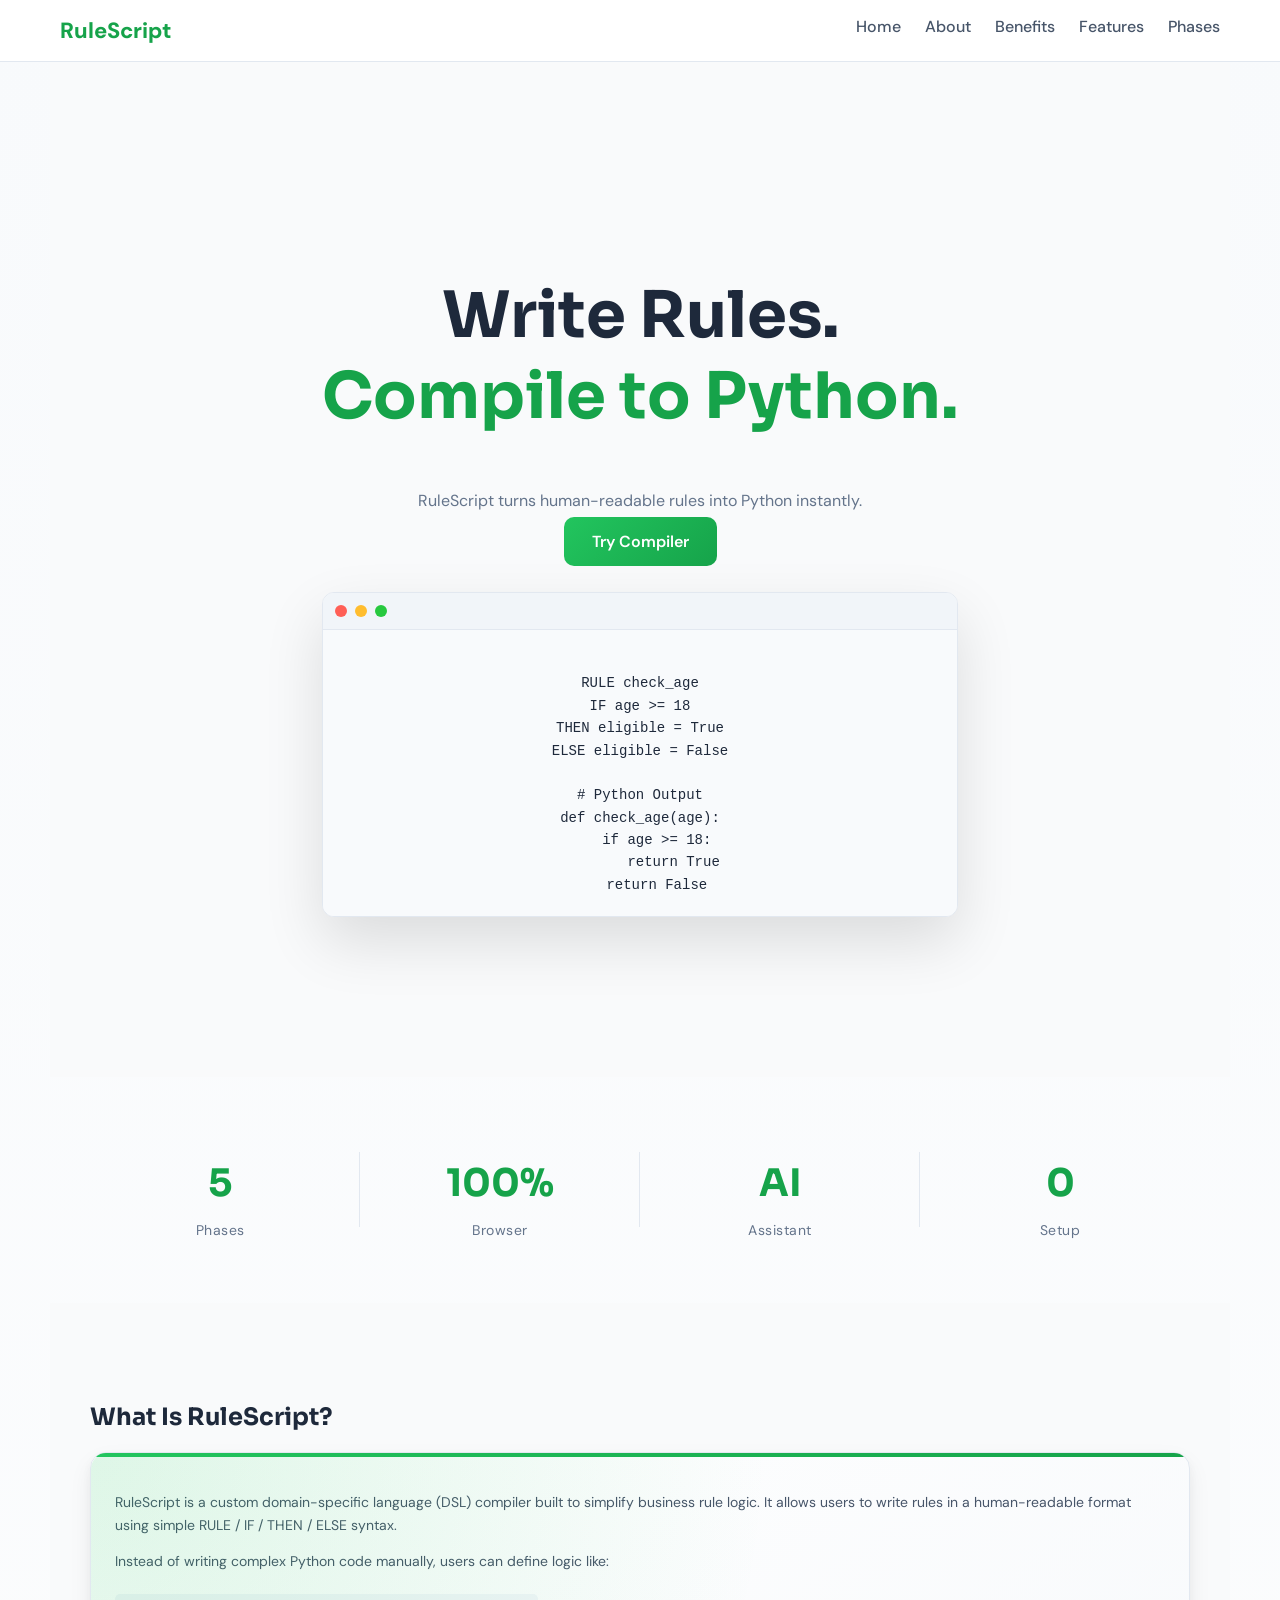
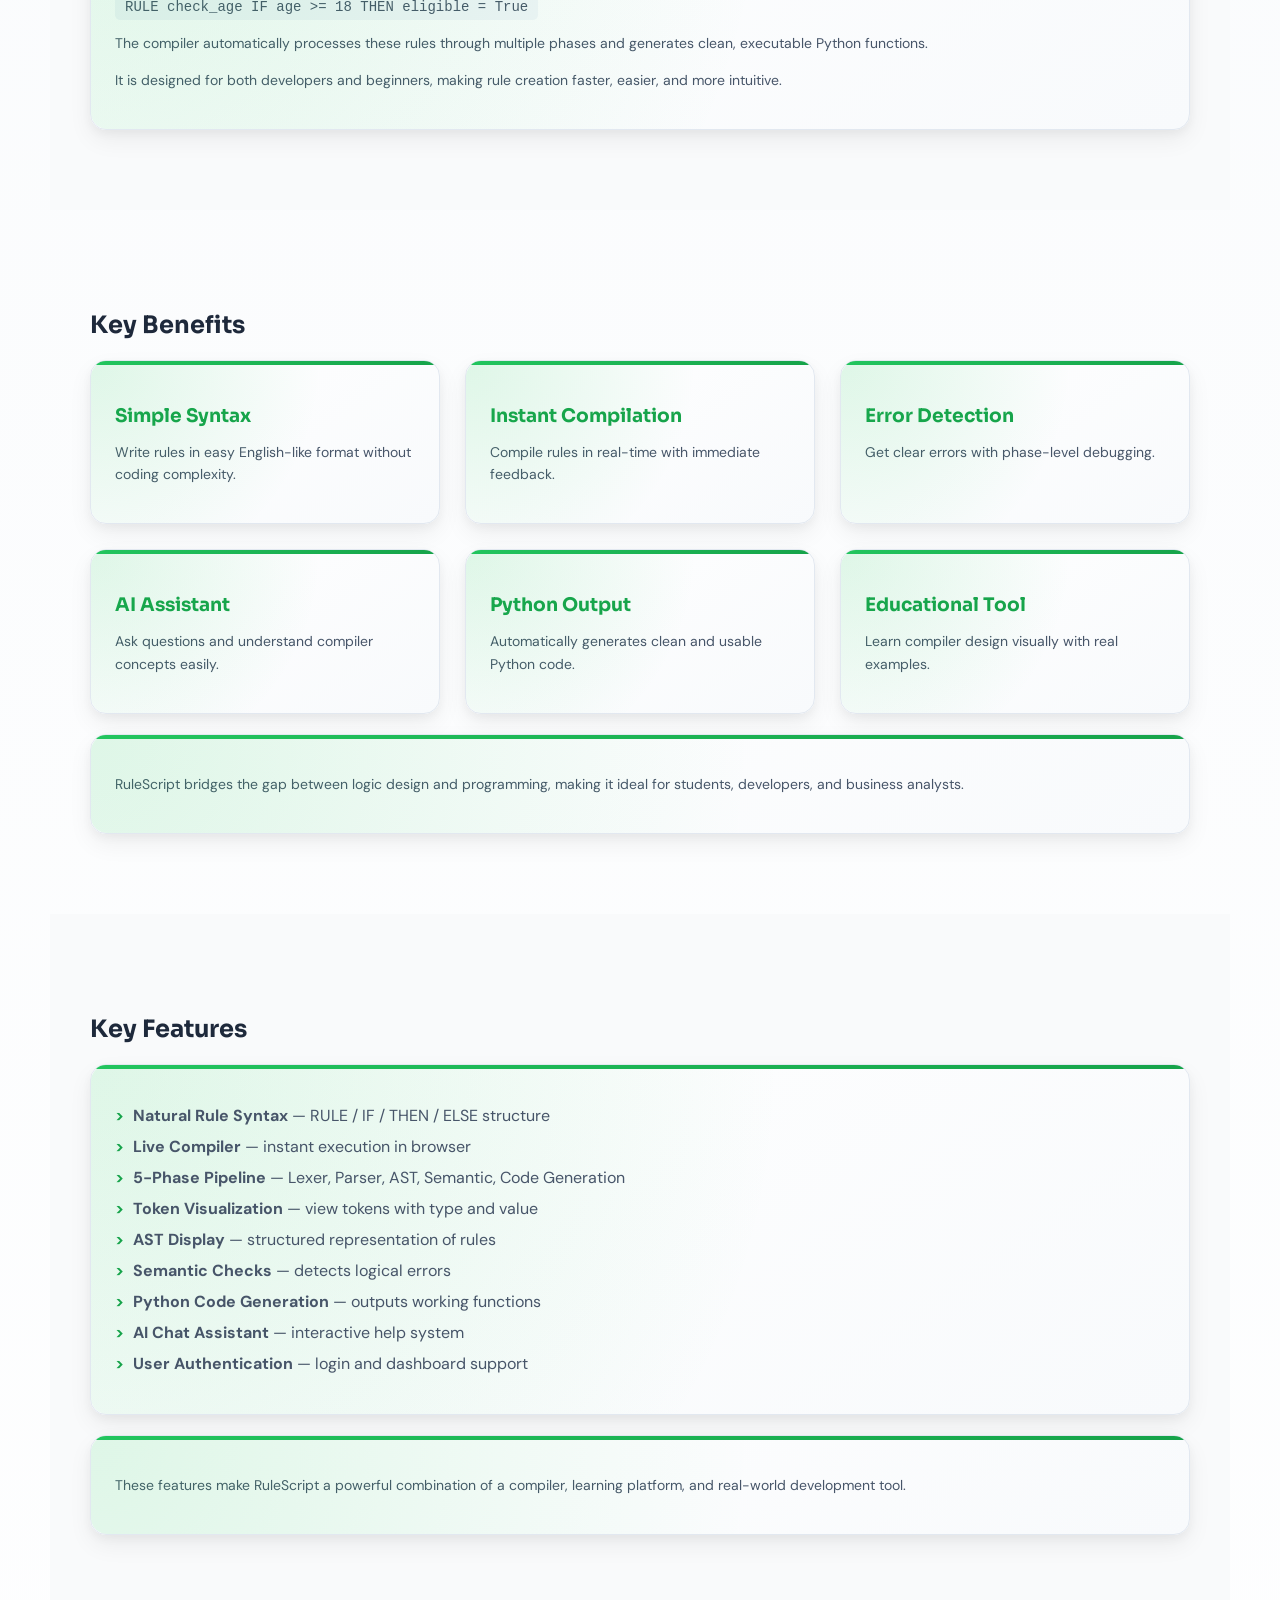
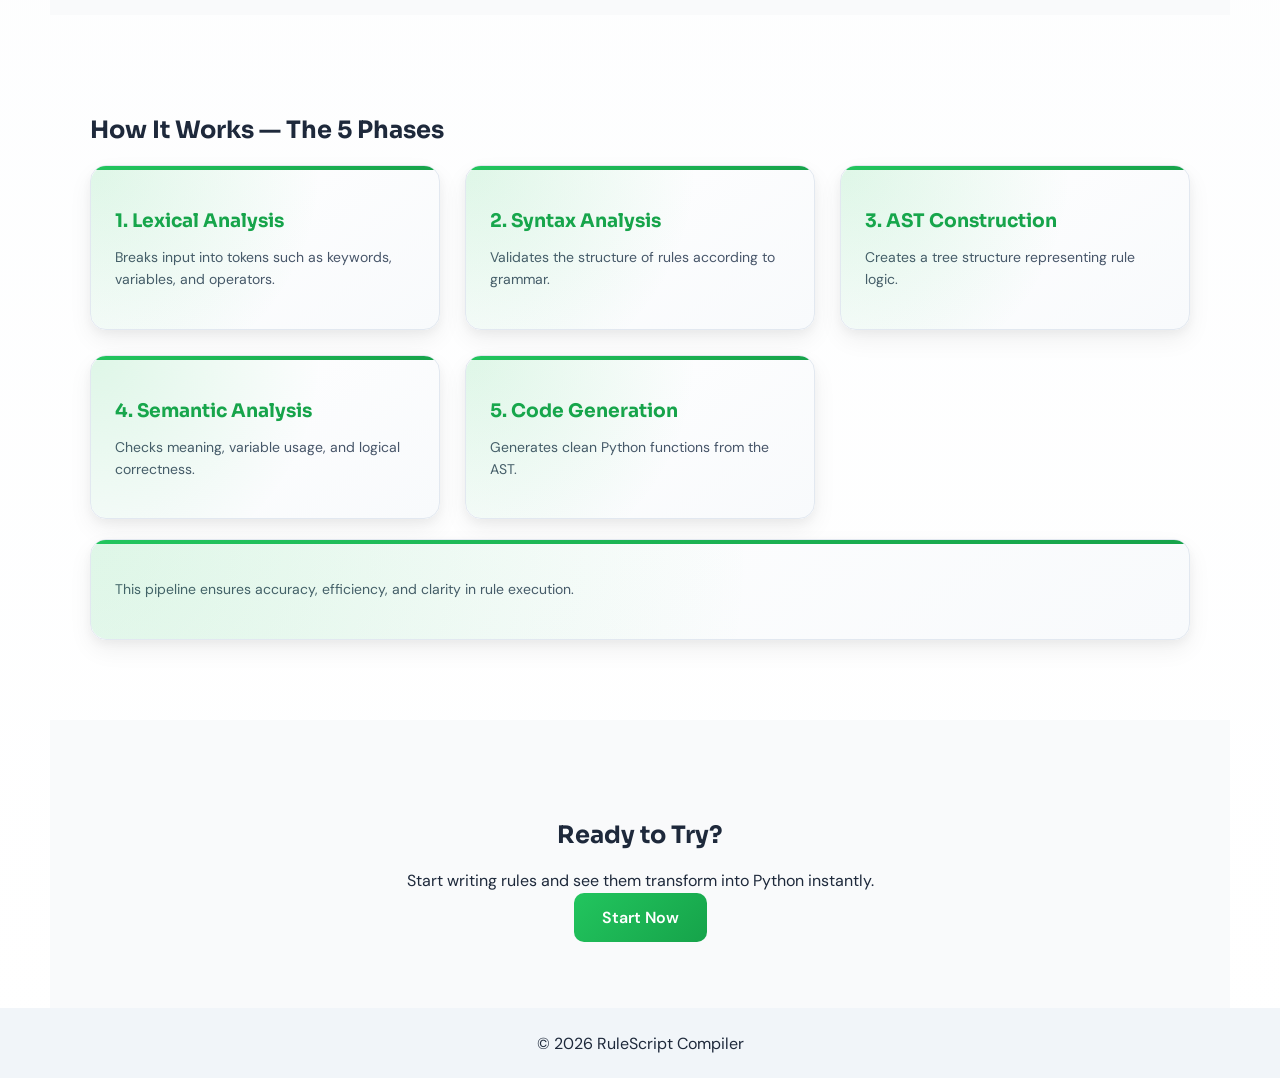
<file: index.html>
<!DOCTYPE html>
<html lang="en">
<head>
<meta charset="UTF-8">
<meta name="viewport" content="width=device-width, initial-scale=1.0">
<title>RuleScript Compiler</title>

<link href="https://fonts.googleapis.com/css2?family=Sora:wght@400;700;800&family=DM+Sans:wght@400;500&display=swap" rel="stylesheet">

<style>

/* GLOBAL */
body {
  margin: 0;
  font-family: 'DM Sans', sans-serif;
  background: linear-gradient(to bottom, #f8fafc, #ffffff);
  color: #1e293b;
  scroll-behavior: smooth;
}

h1,h2,h3 { font-family: 'Sora', sans-serif; }

/* NAV */
nav {
  position: sticky;
  top: 0;
  background: rgba(255,255,255,0.9);
  backdrop-filter: blur(10px);
  padding: 16px 60px;
  display: flex;
  justify-content: space-between;
  border-bottom: 1px solid #e2e8f0;
  z-index: 100;
}

.nav-logo { color: #16a34a; font-weight: 800; font-size: 22px; }

.nav-links a {
  margin-left: 20px;
  text-decoration: none;
  color: #475569;
  font-weight: 500;
}
.nav-links a:hover { color: #16a34a; }

/* HERO */
.hero {
  min-height: 95vh;
  display: flex;
  align-items: center;
  justify-content: center;
  text-align: center;
  background: radial-gradient(circle at top, rgba(34,197,94,0.15), transparent);
}

.hero h1 {
  font-size: 4rem;
}

.hero span { color: #16a34a; }

.hero p {
  max-width: 600px;
  margin: 20px auto;
  color: #64748b;
}

/* BUTTON */
.btn {
  padding: 14px 28px;
  background: linear-gradient(135deg, #22c55e, #16a34a);
  color: white;
  border-radius: 10px;
  text-decoration: none;
  font-weight: 600;
  transition: 0.3s;
}

.btn:hover {
  transform: translateY(-3px);
  box-shadow: 0 10px 25px rgba(34,197,94,0.4);
}

/* CODE PREVIEW */
.code-box {
  margin-top: 40px;
  background: #f8fafc;
  border-radius: 10px;
  padding: 20px;
  text-align: left;
  border: 1px solid #e2e8f0;
  font-family: monospace;
}

/* STATS */
.stats {
  display: flex;
  justify-content: space-between;
  padding: 50px 80px;
  text-align: center;
  background: transparent;
}

.stat {
  flex: 1;
  position: relative;
}

/* vertical divider (clean look) */
.stat:not(:last-child)::after {
  content: "";
  position: absolute;
  right: 0;
  top: 20%;
  height: 60%;
  width: 1px;
  background: #e2e8f0;
}

/* numbers */
.stat h2 {
  font-size: 38px;
  color: #16a34a;
  margin-bottom: 8px;
  font-weight: 700;
}

/* labels */
.stat p {
  color: #64748b;
  font-size: 14px;
  letter-spacing: 0.5px;
}
.stat:hover h2 {
  transform: scale(1.1);
  transition: 0.3s;
}
@media (max-width: 800px) {
  .stats {
    flex-direction: column;
    gap: 25px;
  }

  .stat:not(:last-child)::after {
    display: none;
  }
}

/* SECTION */
section {
  padding: 80px 40px;
  max-width: 1100px;
  margin: auto;
}

/* alternate sections */
section:nth-child(even) {
  background: #f9fafb;
}

/* GLASS CARD */
/* PREMIUM CARD (ALWAYS ATTRACTIVE) */
.card {
  position: relative;
  background: linear-gradient(145deg, #ffffff, #f8fafc);
  border-radius: 16px;
  padding: 24px;
  border: 1px solid #e2e8f0;

  /* depth */
  box-shadow:
    0 10px 25px rgba(0,0,0,0.06),
    0 4px 10px rgba(0,0,0,0.04);

  transition: all 0.3s ease;
  overflow: hidden;
}

/* subtle green glow always visible */
.card::before {
  content: "";
  position: absolute;
  inset: 0;
  border-radius: 16px;
  background: radial-gradient(circle at top left, rgba(34,197,94,0.15), transparent 60%);
  opacity: 1;
}

/* soft highlight line */
.card::after {
  content: "";
  position: absolute;
  top: 0;
  left: 0;
  height: 4px;
  width: 100%;
  background: linear-gradient(90deg, #22c55e, #16a34a);
  border-radius: 16px 16px 0 0;
}

/* hover still improves */
.card:hover {
  transform: translateY(-8px);
  box-shadow:
    0 20px 40px rgba(0,0,0,0.08),
    0 10px 20px rgba(34,197,94,0.15);
}

/* text styling */
.card h3 {
  color: #16a34a;
  margin-bottom: 10px;
}

.card p {
  color: #475569;
  font-size: 14px;
  line-height: 1.6;
}

/* GRID */
.grid {
  display: grid;
  grid-template-columns: repeat(3, 1fr);
  gap: 25px;
}

/* Tablet */
@media (max-width: 900px) {
  .grid {
    grid-template-columns: repeat(2, 1fr);
  }
}

/* Mobile */
@media (max-width: 600px) {
  .grid {
    grid-template-columns: 1fr;
  }
}
/* REVEAL */
.reveal {
  opacity: 0;
  transform: translateY(40px);
  transition: 0.7s;
}
.reveal.active {
  opacity: 1;
  transform: translateY(0);
}

/* FOOTER */
footer {
  text-align: center;
  padding: 25px;
  background: #f1f5f9;
}
/* MACBOOK STYLE CODE WINDOW */
.mac-window {
  margin-top: 40px;
  border-radius: 12px;
  overflow: hidden;
  border: 1px solid #e2e8f0;
  box-shadow: 0 25px 60px rgba(0,0,0,0.12);
  background: #ffffff;
  max-width: 700px;
  margin-left: auto;
  margin-right: auto;
}
/* remove default bullets */
.card ul {
  list-style: none;
  padding-left: 0;
}

/* style each item */
.card ul li {
  position: relative;
  padding-left: 18px;
  margin-bottom: 10px;
  color: #475569;
}

/* add ">" symbol */
.card ul li::before {
  content: ">";
  position: absolute;
  left: 0;
  color: #16a34a;
  font-weight: bold;
}

/* HEADER (dots) */
.mac-header {
  display: flex;
  gap: 8px;
  padding: 12px;
  background: #f1f5f9;
  border-bottom: 1px solid #e2e8f0;
}

.dot {
  width: 12px;
  height: 12px;
  border-radius: 50%;
}

.red { background: #ff5f56; }
.yellow { background: #ffbd2e; }
.green { background: #27c93f; }

/* CODE AREA */
.code-content {
  padding: 20px;
  font-family: 'Courier New', monospace;
  font-size: 14px;
  color: #1e293b;
  background: #f8fafc;
  overflow-x: auto;
}

/* OPTIONAL: BETTER TEXT LOOK */
.code-content pre {
  margin: 0;
  line-height: 1.6;
}

</style>
</head>

<body>

<!-- NAV -->
<nav>
  <div class="nav-logo">RuleScript</div>
  <div class="nav-links">
    <a href="#">Home</a>
    <a href="#about">About</a>
    <a href="#benefits">Benefits</a>
    <a href="#features">Features</a>
    <a href="#phases">Phases</a>
  </div>
</nav>

<!-- HERO -->
<section class="hero reveal">
  <div>
    <h1>Write Rules.<br><span>Compile to Python.</span></h1>
    <p>RuleScript turns human-readable rules into Python instantly.</p>
    <a href="#" class="btn" onclick="handleTryCompiler()">Try Compiler</a>

    <div class="mac-window">
  <div class="mac-header">
    <span class="dot red"></span>
    <span class="dot yellow"></span>
    <span class="dot green"></span>
  </div>

  <div class="code-content">
<pre><code>
RULE check_age
IF age >= 18
THEN eligible = True
ELSE eligible = False

# Python Output
def check_age(age):
    if age >= 18:
        return True
    return False
</code></pre>
  </div>
</div>
  </div>
</section>

<!-- STATS -->
<div class="stats">
  <div class="stat"><h2>5</h2><p>Phases</p></div>
  <div class="stat"><h2>100%</h2><p>Browser</p></div>
  <div class="stat"><h2>AI</h2><p>Assistant</p></div>
  <div class="stat"><h2>0</h2><p>Setup</p></div>
</div>

<!-- ABOUT -->
<!-- ABOUT -->
<section id="about" class="reveal">
  <h2>What Is RuleScript?</h2>
  <div class="card">
    <p>
      RuleScript is a custom domain-specific language (DSL) compiler built to simplify
      business rule logic. It allows users to write rules in a human-readable format
      using simple RULE / IF / THEN / ELSE syntax.
    </p>
    <p>
      Instead of writing complex Python code manually, users can define logic like:
      <br><br>
      <code style="background:#f1f5f9;padding:5px 10px;border-radius:5px;">
        RULE check_age IF age >= 18 THEN eligible = True
      </code>
    </p>
    <p>
      The compiler automatically processes these rules through multiple phases
      and generates clean, executable Python functions.
    </p>
    <p>
      It is designed for both developers and beginners, making rule creation faster,
      easier, and more intuitive.
    </p>
  </div>
</section>

<!-- BENEFITS -->
<section id="benefits" class="reveal">
  <h2>Key Benefits</h2>
  <div class="grid">
    <div class="card">
      <h3>Simple Syntax</h3>
      <p>Write rules in easy English-like format without coding complexity.</p>
    </div>
    <div class="card">
      <h3>Instant Compilation</h3>
      <p>Compile rules in real-time with immediate feedback.</p>
    </div>
    <div class="card">
      <h3>Error Detection</h3>
      <p>Get clear errors with phase-level debugging.</p>
    </div>
    <div class="card">
      <h3>AI Assistant</h3>
      <p>Ask questions and understand compiler concepts easily.</p>
    </div>
    <div class="card">
      <h3>Python Output</h3>
      <p>Automatically generates clean and usable Python code.</p>
    </div>
    <div class="card">
      <h3>Educational Tool</h3>
      <p>Learn compiler design visually with real examples.</p>
    </div>
  </div>

  <div class="card" style="margin-top:20px;">
    <p>
      RuleScript bridges the gap between logic design and programming,
      making it ideal for students, developers, and business analysts.
    </p>
  </div>
</section>

<!-- FEATURES -->
<section id="features" class="reveal">
  <h2>Key Features</h2>
  <div class="card">
    <ul>
      <li><strong>Natural Rule Syntax</strong> — RULE / IF / THEN / ELSE structure</li>
      <li><strong>Live Compiler</strong> — instant execution in browser</li>
      <li><strong>5-Phase Pipeline</strong> — Lexer, Parser, AST, Semantic, Code Generation</li>
      <li><strong>Token Visualization</strong> — view tokens with type and value</li>
      <li><strong>AST Display</strong> — structured representation of rules</li>
      <li><strong>Semantic Checks</strong> — detects logical errors</li>
      <li><strong>Python Code Generation</strong> — outputs working functions</li>
      <li><strong>AI Chat Assistant</strong> — interactive help system</li>
      <li><strong>User Authentication</strong> — login and dashboard support</li>
    </ul>
  </div>

  <div class="card" style="margin-top:20px;">
    <p>
      These features make RuleScript a powerful combination of a compiler,
      learning platform, and real-world development tool.
    </p>
  </div>
</section>

<!-- PHASES -->
<section id="phases" class="reveal">
  <h2>How It Works — The 5 Phases</h2>
  <div class="grid">
    <div class="card">
      <h3>1. Lexical Analysis</h3>
      <p>Breaks input into tokens such as keywords, variables, and operators.</p>
    </div>
    <div class="card">
      <h3>2. Syntax Analysis</h3>
      <p>Validates the structure of rules according to grammar.</p>
    </div>
    <div class="card">
      <h3>3. AST Construction</h3>
      <p>Creates a tree structure representing rule logic.</p>
    </div>
    <div class="card">
      <h3>4. Semantic Analysis</h3>
      <p>Checks meaning, variable usage, and logical correctness.</p>
    </div>
    <div class="card">
      <h3>5. Code Generation</h3>
      <p>Generates clean Python functions from the AST.</p>
    </div>
  </div>

  <div class="card" style="margin-top:20px;">
    <p>
      This pipeline ensures accuracy, efficiency, and clarity in rule execution.
    </p>
  </div>
</section>

<!-- CTA -->
<section class="reveal" style="text-align:center;">
  <h2>Ready to Try?</h2>
  <p>Start writing rules and see them transform into Python instantly.</p>
  <a href="#" class="btn">Start Now</a>
</section>

<footer>
  © 2026 RuleScript Compiler
</footer>

<script>
const reveals = document.querySelectorAll(".reveal");

window.addEventListener("scroll", () => {
  reveals.forEach(el => {
    if (el.getBoundingClientRect().top < window.innerHeight - 100) {
      el.classList.add("active");
    }
  });
});
</script>
<script>
function handleTryCompiler() {
  const user = localStorage.getItem("currentUser");

  if (user) {
    // user logged in
    window.location.href = "rulescript_dashboard.html";
  } else {
    // send to login with redirect info
    window.location.href = "login.html?redirect=rulescript_dashboard.html";
  }
}
</script>
</body>
</html>
</file>
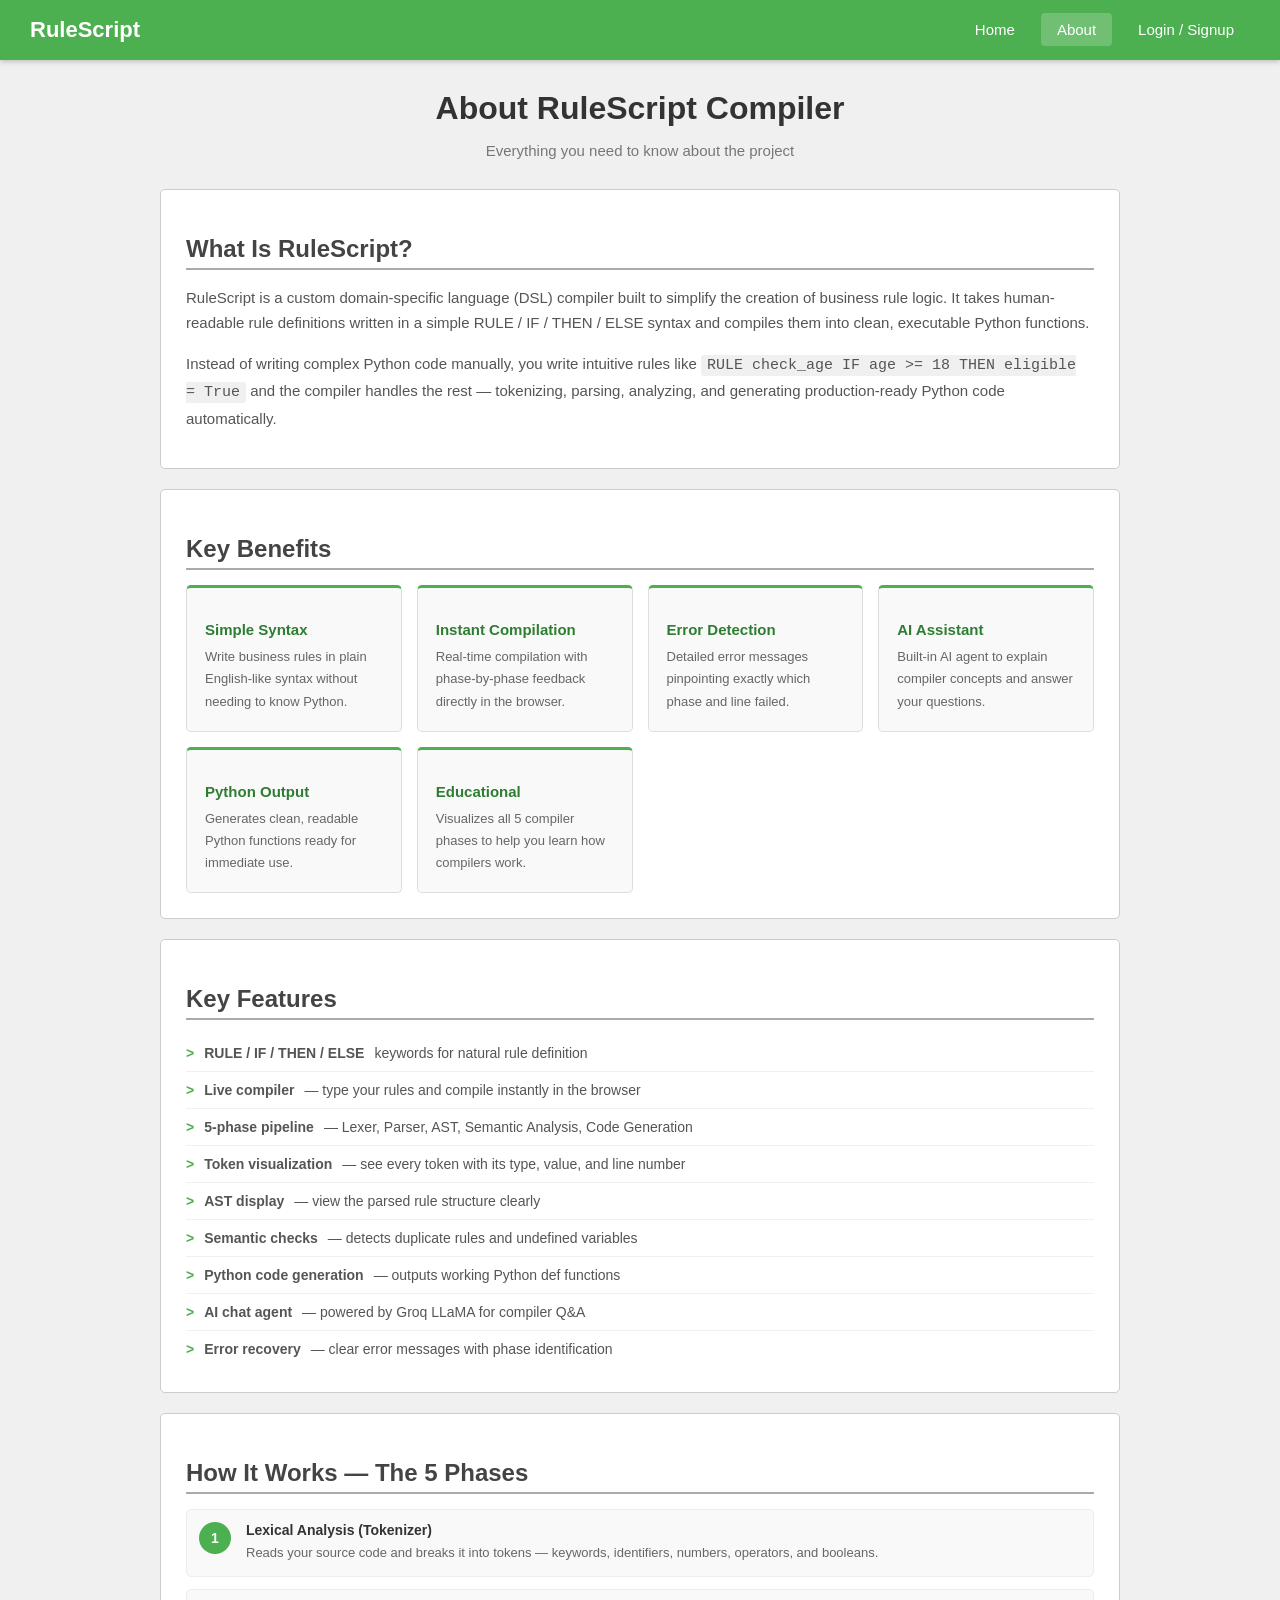
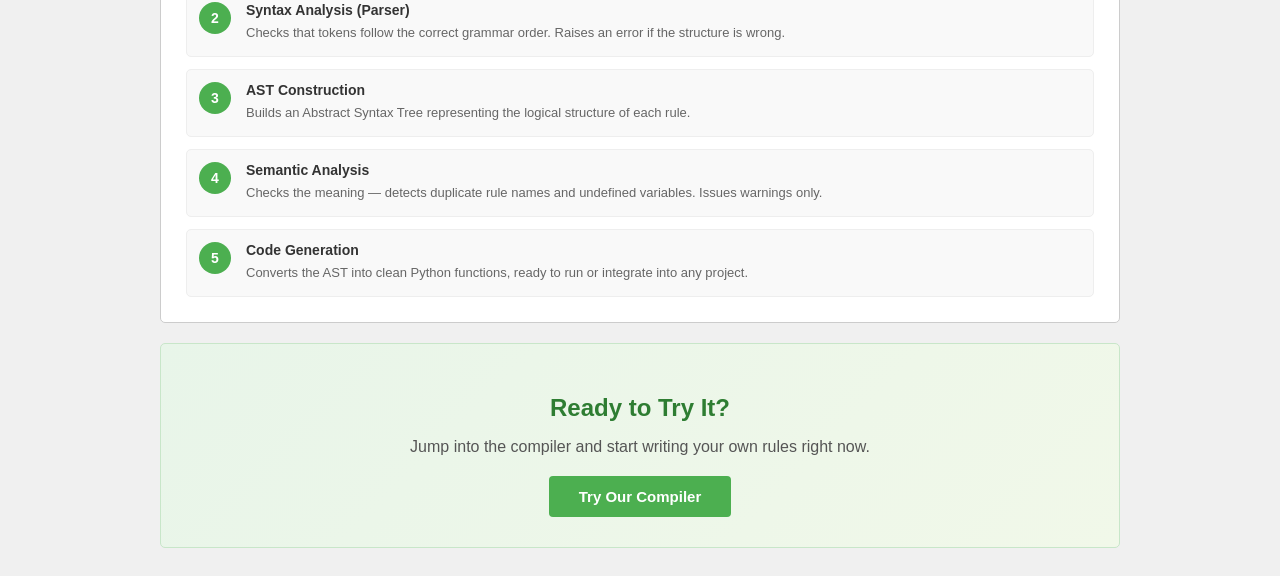
<file: about.html>
<!DOCTYPE html>
<html lang="en">
<head>
<meta charset="UTF-8">
<meta name="viewport" content="width=device-width, initial-scale=1.0">
<title>About - RuleScript Compiler</title>
<style>
body {
    font-family: Arial, sans-serif;
    background-color: #f0f0f0;
    margin: 0;
    padding: 0;
}

nav {
    background-color: #4CAF50;
    padding: 0 30px;
    display: flex;
    justify-content: space-between;
    align-items: center;
    height: 60px;
    box-shadow: 0 2px 5px rgba(0,0,0,0.2);
}

.nav-logo {
    color: white;
    font-size: 22px;
    font-weight: bold;
    text-decoration: none;
}

.nav-links {
    display: flex;
    gap: 10px;
    list-style: none;
    margin: 0;
    padding: 0;
}

.nav-links a {
    color: white;
    text-decoration: none;
    padding: 8px 16px;
    border-radius: 4px;
    font-size: 15px;
    transition: background 0.2s;
}

.nav-links a:hover,
.nav-links a.active {
    background-color: rgba(255,255,255,0.2);
}

.page-content {
    max-width: 960px;
    margin: 30px auto;
    padding: 0 20px;
}

h1 {
    text-align: center;
    color: #333;
    font-size: 2rem;
    margin-bottom: 6px;
}

.page-subtitle {
    text-align: center;
    color: #777;
    margin-bottom: 30px;
    font-size: 15px;
}

.section {
    background-color: white;
    border: 1px solid #ccc;
    padding: 25px;
    margin-bottom: 20px;
    border-radius: 5px;
}

.section h2 {
    color: #444;
    border-bottom: 2px solid #aaa;
    padding-bottom: 5px;
    margin-bottom: 15px;
}

.section p {
    color: #555;
    line-height: 1.7;
    font-size: 15px;
    margin-bottom: 12px;
}

.benefits-grid {
    display: grid;
    grid-template-columns: repeat(auto-fit, minmax(200px, 1fr));
    gap: 15px;
    margin-top: 15px;
}

.benefit-card {
    background-color: #f9f9f9;
    border: 1px solid #ddd;
    border-radius: 5px;
    padding: 18px;
    border-top: 3px solid #4CAF50;
}

.benefit-card h3 {
    color: #2e7d32;
    margin-bottom: 8px;
    font-size: 15px;
}

.benefit-card p {
    color: #666;
    font-size: 13px;
    margin: 0;
}

.features-list {
    list-style: none;
    padding: 0;
    margin: 0;
}

.features-list li {
    padding: 10px 0;
    border-bottom: 1px solid #f0f0f0;
    color: #555;
    font-size: 14px;
    display: flex;
    align-items: flex-start;
    gap: 10px;
}

.features-list li:last-child {
    border-bottom: none;
}

.features-list li::before {
    content: ">";
    color: #4CAF50;
    font-weight: bold;
    flex-shrink: 0;
}

.phase-steps {
    display: flex;
    flex-direction: column;
    gap: 12px;
    margin-top: 10px;
}

.phase-step {
    display: flex;
    align-items: flex-start;
    gap: 15px;
    padding: 12px;
    background: #f9f9f9;
    border-radius: 5px;
    border: 1px solid #eee;
}

.phase-num {
    background-color: #4CAF50;
    color: white;
    width: 32px;
    height: 32px;
    border-radius: 50%;
    display: flex;
    align-items: center;
    justify-content: center;
    font-weight: bold;
    font-size: 14px;
    flex-shrink: 0;
}

.phase-info h4 {
    color: #333;
    margin: 0 0 4px 0;
    font-size: 14px;
}

.phase-info p {
    color: #666;
    font-size: 13px;
    margin: 0;
}

.cta-section {
    text-align: center;
    padding: 30px;
    background: linear-gradient(135deg, #e8f5e9, #f1f8e9);
    border: 1px solid #c8e6c9;
    border-radius: 5px;
    margin-bottom: 30px;
}

.cta-section h2 {
    color: #2e7d32;
    border: none;
    margin-bottom: 10px;
}

.cta-section p {
    color: #555;
    margin-bottom: 20px;
}

.btn-primary {
    background-color: #4CAF50;
    color: white;
    padding: 12px 30px;
    font-size: 15px;
    font-weight: bold;
    border: none;
    border-radius: 4px;
    cursor: pointer;
    text-decoration: none;
    display: inline-block;
    transition: background 0.2s;
}

.btn-primary:hover {
    background-color: #45a049;
}
</style>
</head>
<body>

<nav>
    <a href="index.html" class="nav-logo">RuleScript</a>
    <ul class="nav-links">
        <li><a href="index.html">Home</a></li>
        <li><a href="about.html" class="active">About</a></li>
        <li id="authNavItem"><a href="login.html">Login / Signup</a></li>
    </ul>
</nav>

<div class="page-content">
    <h1>About RuleScript Compiler</h1>
    <p class="page-subtitle">Everything you need to know about the project</p>

    <!-- What it does -->
    <div class="section">
        <h2>What Is RuleScript?</h2>
        <p>
            RuleScript is a custom domain-specific language (DSL) compiler built to simplify
            the creation of business rule logic. It takes human-readable rule definitions written
            in a simple RULE / IF / THEN / ELSE syntax and compiles them into clean, executable
            Python functions.
        </p>
        <p>
            Instead of writing complex Python code manually, you write intuitive rules like
            <code style="background:#f0f0f0;padding:2px 6px;border-radius:3px;">RULE check_age IF age >= 18 THEN eligible = True</code>
            and the compiler handles the rest — tokenizing, parsing, analyzing, and generating
            production-ready Python code automatically.
        </p>
    </div>

    <!-- Benefits -->
    <div class="section">
        <h2>Key Benefits</h2>
        <div class="benefits-grid">
            <div class="benefit-card">
                <h3>Simple Syntax</h3>
                <p>Write business rules in plain English-like syntax without needing to know Python.</p>
            </div>
            <div class="benefit-card">
                <h3>Instant Compilation</h3>
                <p>Real-time compilation with phase-by-phase feedback directly in the browser.</p>
            </div>
            <div class="benefit-card">
                <h3>Error Detection</h3>
                <p>Detailed error messages pinpointing exactly which phase and line failed.</p>
            </div>
            <div class="benefit-card">
                <h3>AI Assistant</h3>
                <p>Built-in AI agent to explain compiler concepts and answer your questions.</p>
            </div>
            <div class="benefit-card">
                <h3>Python Output</h3>
                <p>Generates clean, readable Python functions ready for immediate use.</p>
            </div>
            <div class="benefit-card">
                <h3>Educational</h3>
                <p>Visualizes all 5 compiler phases to help you learn how compilers work.</p>
            </div>
        </div>
    </div>

    <!-- Features -->
    <div class="section">
        <h2>Key Features</h2>
        <ul class="features-list">
            <li><strong>RULE / IF / THEN / ELSE</strong> keywords for natural rule definition</li>
            <li><strong>Live compiler</strong> — type your rules and compile instantly in the browser</li>
            <li><strong>5-phase pipeline</strong> — Lexer, Parser, AST, Semantic Analysis, Code Generation</li>
            <li><strong>Token visualization</strong> — see every token with its type, value, and line number</li>
            <li><strong>AST display</strong> — view the parsed rule structure clearly</li>
            <li><strong>Semantic checks</strong> — detects duplicate rules and undefined variables</li>
            <li><strong>Python code generation</strong> — outputs working Python def functions</li>
            <li><strong>AI chat agent</strong> — powered by Groq LLaMA for compiler Q&amp;A</li>
            <li><strong>Error recovery</strong> — clear error messages with phase identification</li>
        </ul>
    </div>

    <!-- How it works -->
    <div class="section">
        <h2>How It Works — The 5 Phases</h2>
        <div class="phase-steps">
            <div class="phase-step">
                <div class="phase-num">1</div>
                <div class="phase-info">
                    <h4>Lexical Analysis (Tokenizer)</h4>
                    <p>Reads your source code and breaks it into tokens — keywords, identifiers, numbers, operators, and booleans.</p>
                </div>
            </div>
            <div class="phase-step">
                <div class="phase-num">2</div>
                <div class="phase-info">
                    <h4>Syntax Analysis (Parser)</h4>
                    <p>Checks that tokens follow the correct grammar order. Raises an error if the structure is wrong.</p>
                </div>
            </div>
            <div class="phase-step">
                <div class="phase-num">3</div>
                <div class="phase-info">
                    <h4>AST Construction</h4>
                    <p>Builds an Abstract Syntax Tree representing the logical structure of each rule.</p>
                </div>
            </div>
            <div class="phase-step">
                <div class="phase-num">4</div>
                <div class="phase-info">
                    <h4>Semantic Analysis</h4>
                    <p>Checks the meaning — detects duplicate rule names and undefined variables. Issues warnings only.</p>
                </div>
            </div>
            <div class="phase-step">
                <div class="phase-num">5</div>
                <div class="phase-info">
                    <h4>Code Generation</h4>
                    <p>Converts the AST into clean Python functions, ready to run or integrate into any project.</p>
                </div>
            </div>
        </div>
    </div>

    <!-- CTA -->
    <div class="cta-section">
        <h2>Ready to Try It?</h2>
        <p>Jump into the compiler and start writing your own rules right now.</p>
        <a href="#" class="btn-primary" onclick="handleTry(event)">Try Our Compiler</a>
    </div>
</div>

<script>
function isLoggedIn() {
    return localStorage.getItem('currentUser') !== null;
}

function handleTry(e) {
    e.preventDefault();
    if (isLoggedIn()) {
        window.location.href = 'rulescript_dashboard.html';
    } else {
        window.location.href = 'login.html?redirect=rulescript_dashboard.html';
    }
}

window.addEventListener('DOMContentLoaded', function() {
    if (isLoggedIn()) {
        document.getElementById('authNavItem').innerHTML =
            `<a href="rulescript_dashboard.html">Dashboard</a>`;
    }
});
</script>
</body>
</html>
</file>
